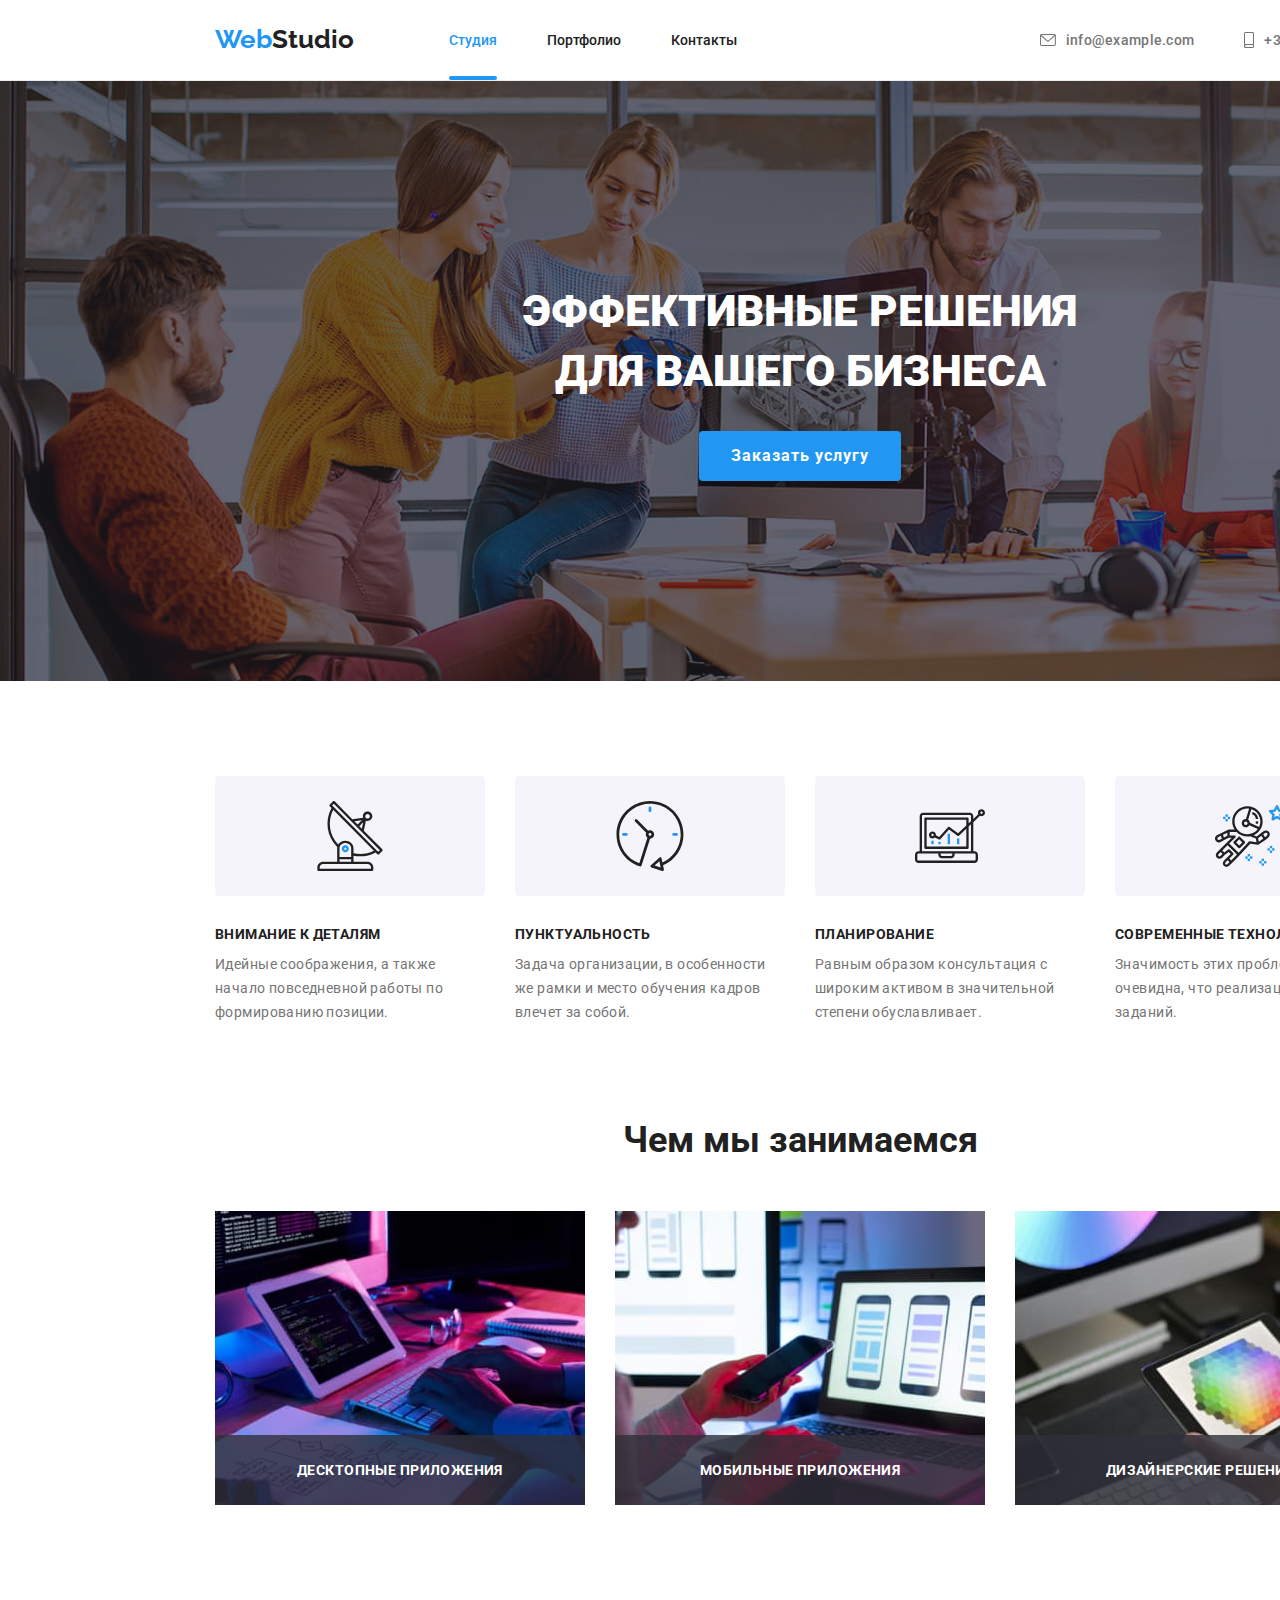
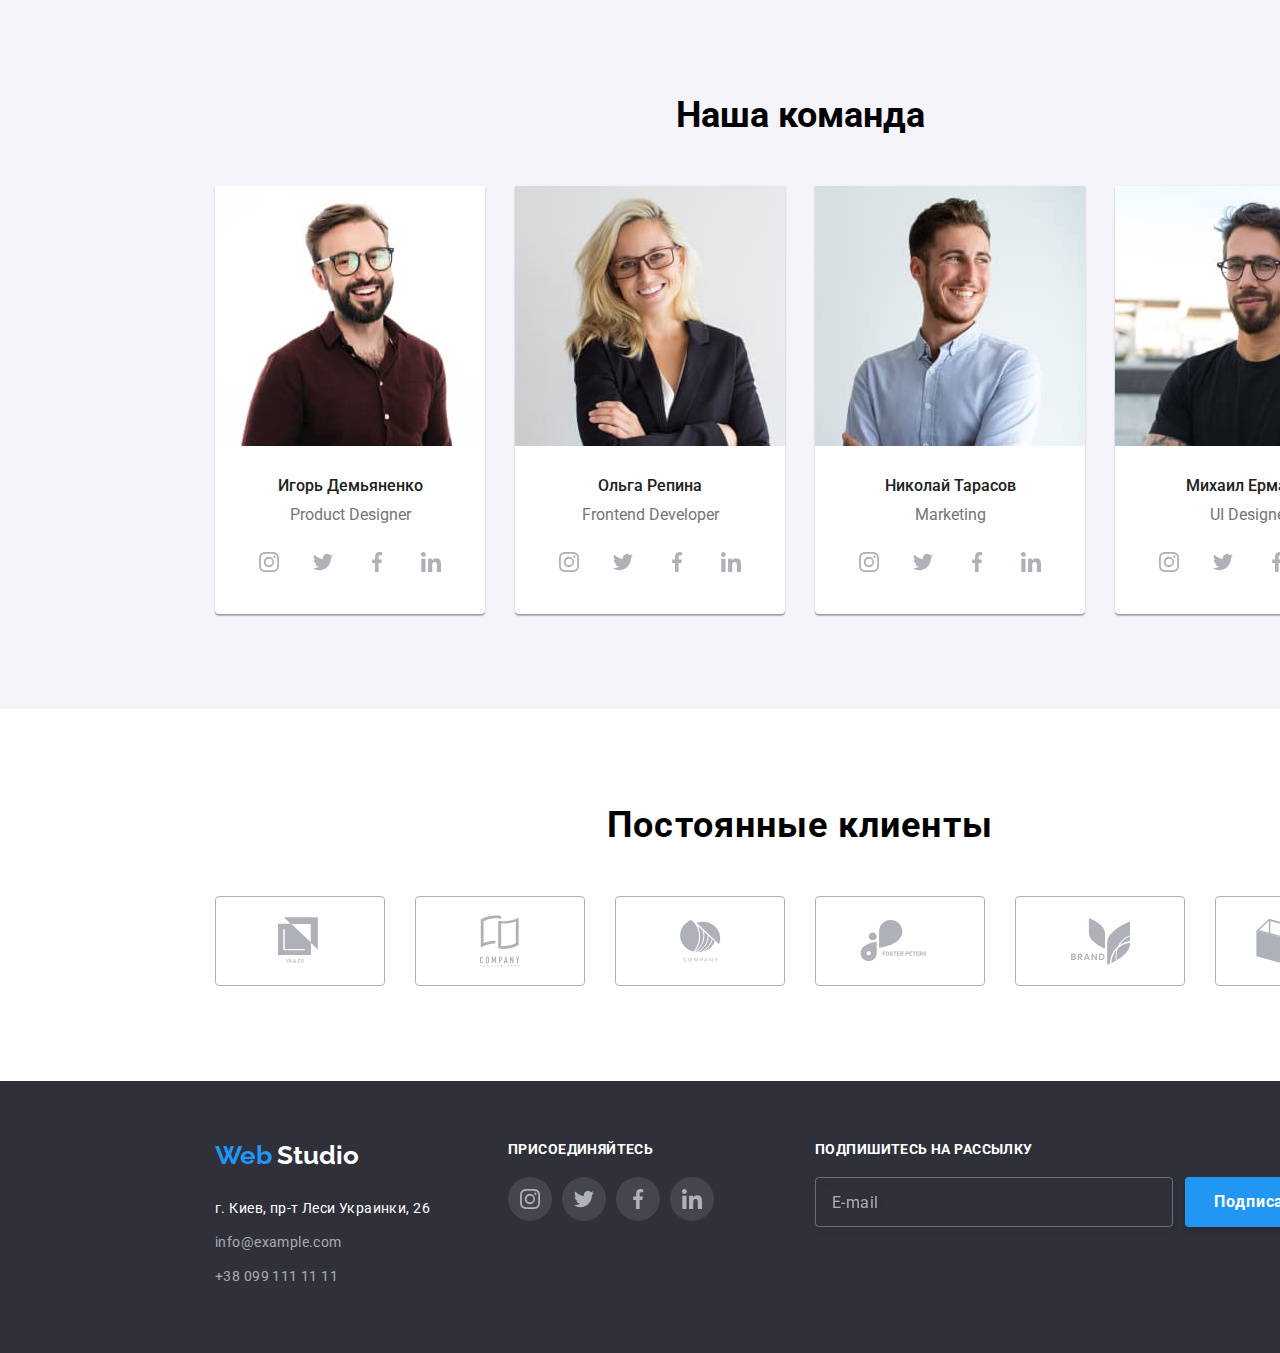
<file: index.html>
<!DOCTYPE html>
<html lang="ru">
	<head>
		<meta charset="UTF-8" />
		<meta name="viewport" content="width=device-width, initial-scale=1.0" />
		<title>Document</title>
		<link
			href="https://fonts.googleapis.com/css2?family=Raleway:wght@400;500;600;700&family=Roboto:wght@500;700;900&display=swap"
			rel="stylesheet"
		/>
		<link rel="stylesheet" href="./css/main.min.css" />
	</head>

	<body>
		<header class="header">
			<div class="container flexbox flexbox__btn-menu">
				<div class="logo">
					<span class="logo__fontweb">Web</span>
					<span class="logo__fontstudio">Studio</span>
				</div>

				<div class="menu-container" data-menu>
					<nav class="navigation">
						<ul class="list menu">
							<li class="menu__item">
								<a href="./index.html" class="menu__link active-link">Студия</a>
							</li>
							<li class="menu__item">
								<a href="./portfolio.html" class="menu__link">Портфолио</a>
							</li>
							<li class="menu__item"><a href="#" class="menu__link">Контакты</a></li>
						</ul>
					</nav>

					<div class="contakts-header">
						<a href="mailto:info@example.com" class="address-link textstyle">
							<svg class="address-link__icon-mail">
								<use href="./images/icon/socweb/symbol-defs-g.svg#envelope"></use>
							</svg>
							info@example.com
						</a>

						<a href="tel:+380991111111" class="phone-link textstyle">
							<svg class="phone-link__icon-phone">
								<use href="./images/icon/socweb/symbol-defs-g.svg#smartphone"></use>
							</svg>
							+38 099 111 11 11
						</a>
					</div>
				</div>
				<button type="button" class="btn-menu__contakts" aria-expanded="false" data-menu-button>
					<svg class="btn-menu__icon" aria-label="Переключатель мобильного меню">
						<use class="icon-menu" href="./images/icon/socweb/symbol-defs-g.svg#icon-menu_24px"></use>
						<use class="icon-cross" href="./images/icon/socweb/symbol-defs-g.svg#vector"></use>
					</svg>
				</button>
			</div>
		</header>
		<main>
			<article class="article">
				<section class="section bissnes fon">
					<div class="container">
						<h2 class="services">
							<p class="services__text">Эффективные решения</p>
							<p class="services__text">для вашего бизнеса</p>
						</h2>
						<div class="flexbox">
							<button class="btn" data-modal-open>Заказать услугу</button>
						</div>
					</div>
				</section>
				<section class="section info">
					<div class="container">
						<ul class="features">
							<li class="features__list">
								<h5 class="features__heading">Внимание к деталям</h5>
								<p class="features__text">
									Идейные соображения, а также начало повседневной работы по формированию позиции.
								</p>
							</li>
							<li class="features__list">
								<h5 class="features__heading">Пунктуальность</h5>
								<p class="features__text">
									Задача организации, в особенности же рамки и место обучения кадров влечет за собой.
								</p>
							</li>
							<li class="features__list">
								<h5 class="features__heading">Планирование</h5>
								<p class="features__text">
									Равным образом консультация с широким активом в значительной степени обуславливает.
								</p>
							</li>
							<li class="features__list">
								<h5 class="features__heading">Современные технологии</h5>
								<p class="features__text">
									Значимость этих проблем настолько очевидна, что реализация плановых заданий.
								</p>
							</li>
						</ul>
						<h2 class="heading">Чем мы занимаемся</h2>
						<div class="flexbox working-block">
							<ul class="img__list">
								<li class="img__item">
									<div class="overlay">
										<h3 class="overlay__text">десктопные приложения</h3>
									</div>
									<img
										srcset="./images/features1.jpg 1x, ./images/features1@2x.jpg 2x"
										src="./images/features1.jpg"
										alt="Альтернативный текст"
									/>
								</li>
								<li class="img__item">
									<div class="overlay">
										<h3 class="overlay__text">мобильные приложения</h3>
									</div>
									<img
										srcset="./images/features2.jpg 1x, ./images/features2@2x.jpg 2x"
										src="./images/features2.jpg"
										alt="Альтернативный текст"
									/>
								</li>
								<li class="img__item">
									<div class="overlay">
										<h3 class="overlay__text">дизайнерские решения</h3>
									</div>
									<img
										srcset="./images/features3.jpg 1x, ./images/features3@2x.jpg 2x"
										src="./images/features3.jpg"
										alt="Альтернативный текст"
									/>
								</li>
							</ul>
						</div>
					</div>
				</section>
				<section class="section comand">
					<div class="container">
						<h2 class="heading-our-team">Наша команда</h2>
						<ul class="team-item">
							<li class="team-item__list">
								<div class="team-block">
									<picture>
										<source srcset="./images/igor450.jpg 1x, ./images/igor450-2x.jpg 2x" media="(max-width: 767px)" />
										<source srcset="./images/igor270.jpg 1x, ./images/igor270@2x.jpg 2x" media="(min-width: 1200px)" />
										<source srcset="./images/igor354.jpg 1x, ./images/igor354@2x.jpg 2x" media="(min-width: 768px)" />

										<img src="./images/igor354.jpg" alt="Игорь Демьяненко" class="team-block__img" />
									</picture>
									<p class="team-block__text">Игорь Демьяненко</p>
									<p class="team-block__text" lang="en">Product Designer</p>
									<div class="social">
										<ul class="social__list">
											<li class="social__item">
												<a href="" class="social__link style--svg">
													<svg class="social__icon">
														<use href="./images/icon/socweb/symbol-defs-g.svg#instagram"></use>
													</svg>
												</a>
											</li>
											<li class="social__item">
												<a href="" class="social__link style--svg">
													<svg class="social__icon">
														<use href="./images/icon/socweb/symbol-defs-g.svg#twitter"></use>
													</svg>
												</a>
											</li>
											<li class="social__item">
												<a href="" class="social__link style--svg">
													<svg class="social__icon">
														<use href="./images/icon/socweb/symbol-defs-g.svg#facebook"></use>
													</svg>
												</a>
											</li>
											<li class="social__item">
												<a href="" class="social__link style--svg">
													<svg class="social__icon">
														<use href="./images/icon/socweb/symbol-defs-g.svg#linkedin"></use>
													</svg>
												</a>
											</li>
										</ul>
									</div>
								</div>
							</li>
							<li class="team-item__list">
								<div class="team-block">
									<picture>
										<source srcset="./images/olga450.jpg 1x, ./images/olga450@2x.jpg 2x" media="(max-width: 767px)" />
										<source srcset="./images/olga270.jpg 1x, ./images/olga270@2x.jpg 2x" media="(min-width: 1200px)" />
										<source srcset="./images/olga354.jpg 1x, ./images/olga354@2x.jpg 2x" media="(min-width: 768px)" />

										<img src="./images/olga354.jpg" alt="Ольга Репина" class="team-block__img" />
									</picture>
									<p class="team-block__text">Ольга Репина</p>
									<p class="team-block__text" lang="en">Frontend Developer</p>
									<div class="social">
										<ul class="social__list">
											<li class="social__item">
												<a href="" class="social__link style--svg">
													<svg class="social__icon">
														<use href="./images/icon/socweb/symbol-defs-g.svg#instagram"></use>
													</svg>
												</a>
											</li>
											<li class="social__item">
												<a href="" class="social__link style--svg">
													<svg class="social__icon">
														<use href="./images/icon/socweb/symbol-defs-g.svg#twitter"></use>
													</svg>
												</a>
											</li>
											<li class="social__item">
												<a href="" class="social__link style--svg">
													<svg class="social__icon">
														<use href="./images/icon/socweb/symbol-defs-g.svg#facebook"></use>
													</svg>
												</a>
											</li>
											<li class="social__item">
												<a href="" class="social__link style--svg">
													<svg class="social__icon">
														<use href="./images/icon/socweb/symbol-defs-g.svg#linkedin"></use>
													</svg>
												</a>
											</li>
										</ul>
									</div>
								</div>
							</li>
							<li class="team-item__list">
								<div class="team-block">
									<picture>
										<source srcset="./images/nik450.jpg 1x, ./images/nik450@2x.jpg 2x" media="(max-width: 767px)" />
										<source srcset="./images/nik270.jpg 1x, ./images/nik270@2x.jpg 2x" media="(min-width: 1200px)" />
										<source srcset="./images/nik354.jpg 1x, ./images/nik354@2x.jpg 2x" media="(min-width: 768px)" />

										<img src="./images/nik354.jpg" alt="Николай Тарасов" class="team-block__img" />
									</picture>
									<p class="team-block__text">Николай Тарасов</p>
									<p class="team-block__text" lang="en">Marketing</p>
									<div class="social">
										<ul class="social__list">
											<li class="social__item">
												<a href="" class="social__link style--svg">
													<svg class="social__icon">
														<use href="./images/icon/socweb/symbol-defs-g.svg#instagram"></use>
													</svg>
												</a>
											</li>
											<li class="social__item">
												<a href="" class="social__link style--svg">
													<svg class="social__icon">
														<use href="./images/icon/socweb/symbol-defs-g.svg#twitter"></use>
													</svg>
												</a>
											</li>
											<li class="social__item">
												<a href="" class="social__link style--svg">
													<svg class="social__icon">
														<use href="./images/icon/socweb/symbol-defs-g.svg#facebook"></use>
													</svg>
												</a>
											</li>
											<li class="social__item">
												<a href="" class="social__link style--svg">
													<svg class="social__icon">
														<use href="./images/icon/socweb/symbol-defs-g.svg#linkedin"></use>
													</svg>
												</a>
											</li>
										</ul>
									</div>
								</div>
							</li>
							<li class="team-item__list">
								<div class="team-block">
									<picture>
										<source srcset="./images/mih450.jpg 1x, ./images/mih450@2x.jpg 2x" media="(max-width: 767px)" />
										<source srcset="./images/mih270.jpg 1x, ./images/mih270@2x.jpg 2x" media="(min-width: 1200px)" />
										<source srcset="./images/mih354.jpg 1x, ./images/mih354@2x.jpg 2x" media="(min-width: 768px)" />

										<img src="./images/mih354.jpg" alt="Михаил Ермаков" class="team-block__img" />
									</picture>
									<p class="team-block__text">Михаил Ермаков</p>
									<p class="team-block__text" lang="en">UI Designer</p>
									<div class="social">
										<ul class="social__list">
											<li class="social__item">
												<a href="" class="social__link style--svg">
													<svg class="social__icon">
														<use href="./images/icon/socweb/symbol-defs-g.svg#instagram"></use>
													</svg>
												</a>
											</li>
											<li class="social__item">
												<a href="" class="social__link style--svg">
													<svg class="social__icon">
														<use href="./images/icon/socweb/symbol-defs-g.svg#twitter"></use>
													</svg>
												</a>
											</li>
											<li class="social__item">
												<a href="" class="social__link style--svg">
													<svg class="social__icon">
														<use href="./images/icon/socweb/symbol-defs-g.svg#facebook"></use>
													</svg>
												</a>
											</li>
											<li class="social__item">
												<a href="" class="social__link style--svg">
													<svg class="social__icon">
														<use href="./images/icon/socweb/symbol-defs-g.svg#linkedin"></use>
													</svg>
												</a>
											</li>
										</ul>
									</div>
								</div>
							</li>
						</ul>
					</div>
				</section>
				<section class="section section--client">
					<div class="container">
						<h2 class="subject">Постоянные клиенты</h2>
						<ul class="client">
							<li class="client__list">
								<a href="" class="client__link">
									<svg class="client__icon">
										<use href="./images/icon/socweb/symbol-defs-g.svg#logo1"></use>
									</svg>
								</a>
							</li>
							<li class="client__list">
								<a href="" class="client__link">
									<svg class="client__icon">
										<use href="./images/icon/socweb/symbol-defs-g.svg#logo2"></use>
									</svg>
								</a>
							</li>
							<li class="client__list">
								<a href="" class="client__link">
									<svg class="client__icon">
										<use href="./images/icon/socweb/symbol-defs-g.svg#logo3"></use>
									</svg>
								</a>
							</li>
							<li class="client__list">
								<a href="" class="client__link">
									<svg class="client__icon">
										<use href="./images/icon/socweb/symbol-defs-g.svg#logo4"></use>
									</svg>
								</a>
							</li>
							<li class="client__list">
								<a href="" class="client__link">
									<svg class="client__icon">
										<use href="./images/icon/socweb/symbol-defs-g.svg#logo5"></use>
									</svg>
								</a>
							</li>
							<li class="client__list">
								<a href="" class="client__link">
									<svg class="client__icon">
										<use href="./images/icon/socweb/symbol-defs-g.svg#logo6"></use>
									</svg>
								</a>
							</li>
						</ul>
					</div>
				</section>
			</article>
		</main>
		<footer class="footer">
			<div class="container footer-container">
				<div class="contakts contakts--style">
					<h2 lang="en" class="logo-contakts">
						<span class="logo-contakts__fontweb">Web</span>
						<span class="logo-contakts__fontstudio">Studio</span>
					</h2>
					<div class="address">
						<address class="address__text">г. Киев, пр-т Леси Украинки, 26</address>
						<p class="address__p">
							<a class="address__link" href="mailto:info@example.com">info@example.com</a>
						</p>
						<p class="address__p">
							<a class="address__link" href="tel:+380991111111">+38 099 111 11 11</a>
						</p>
					</div>
				</div>
				<div class="contakts contakts--socials">
					<div>
						<h3 class="subject-socials">Присоединяйтесь</h3>
						<ul class="social-join__list">
							<li class="social-join__item">
								<a href="" class="social__link style--svg">
									<svg class="social__icon">
										<use href="./images/icon/socweb/symbol-defs-g.svg#instagram"></use>
									</svg>
								</a>
							</li>
							<li class="social-join__item">
								<a href="" class="social__link style--svg">
									<svg class="social__icon">
										<use href="./images/icon/socweb/symbol-defs-g.svg#twitter"></use>
									</svg>
								</a>
							</li>
							<li class="social-join__item">
								<a href="" class="social__link style--svg">
									<svg class="social__icon">
										<use href="./images/icon/socweb/symbol-defs-g.svg#facebook"></use>
									</svg>
								</a>
							</li>
							<li class="social-join__item">
								<a href="" class="social__link style--svg">
									<svg class="social__icon">
										<use href="./images/icon/socweb/symbol-defs-g.svg#linkedin"></use>
									</svg>
								</a>
							</li>
						</ul>
					</div>
				</div>
				<div class="contakts">
					<div class="block-form">
						<h2 class="block-form__heading">Подпишитесь на рассылку</h2>
						<div class="form-send">
							<form class="form-send__mail" action="" method="POST">
								<input class="form-send__email" type="email" name="mail" placeholder="E-mail" />
							</form>
							<div class="form-send__btn">
								<button class="btn-send">
									Подписаться
									<svg class="btn-send__icon">
										<use href="./images/icon/socweb/symbol-defs-g.svg#icon-send"></use>
									</svg>
								</button>
							</div>
						</div>
					</div>
				</div>
			</div>
		</footer>
		<div class="backdrop is-hidden" data-modal>
			<div class="modal">
				<button class="but-modal-closed" data-modal-close>
					<svg class="icon-closed-modal">
						<use href="./images/icon/socweb/symbol-defs-g.svg#vector"></use>
					</svg>
				</button>
				<div class="modal-block">
					<h2>Оставьте свои данные, мы вам перезвоним</h2>
					<div class="form-block">
						<form class="forms">
							<div class="form-items">
								<div class="form-items-list">
									<label for="name">Имя</label>
									<div class="block-form-icon">
										<input type="text" name="name" id="name" required class="form-input" />
										<svg class="icon-forms1">
											<use href="./images/icon/socweb/symbol-defs-g.svg#vector-people"></use>
										</svg>
									</div>
								</div>
								<div class="form-items-list">
									<label for="telephone">Телефон</label>
									<div class="block-form-icon">
										<input type="tel" name="tel" id="telephone" required class="form-input" />
										<svg class="icon-forms2">
											<use href="./images/icon/socweb/symbol-defs-g.svg#vector-phone"></use>
										</svg>
									</div>
								</div>
								<div class="form-items-list">
									<label for="mail">Почта</label>
									<div class="block-form-icon">
										<input type="email" name="mail" id="mail" required class="form-input" />
										<svg class="icon-forms3">
											<use href="./images/icon/socweb/symbol-defs-g.svg#vector-mail"></use>
										</svg>
									</div>
								</div>
								<div class="form-items-list">
									<label for="comments">Комментарий</label>
									<textarea name="comments" id="comments" placeholder="Введите текст"></textarea>
								</div>
							</div>
							<div class="checkbox">
								<label for="flag">
									<input type="checkbox" name="acept" id="flag" />
									<span class="check-icon"></span>
									Соглашаюсь с рассылкой и принимаю
									<a href="">Условия договора</a>
								</label>
							</div>

							<div class="block-form-send">
								<button class="modal-form-send" type="submit">Отправить</button>
							</div>
						</form>
					</div>
				</div>
			</div>
		</div>
		<script src="./js/modal.js"></script>
		<script src="./js/menu.js"></script>
	</body>
</html>
</file>
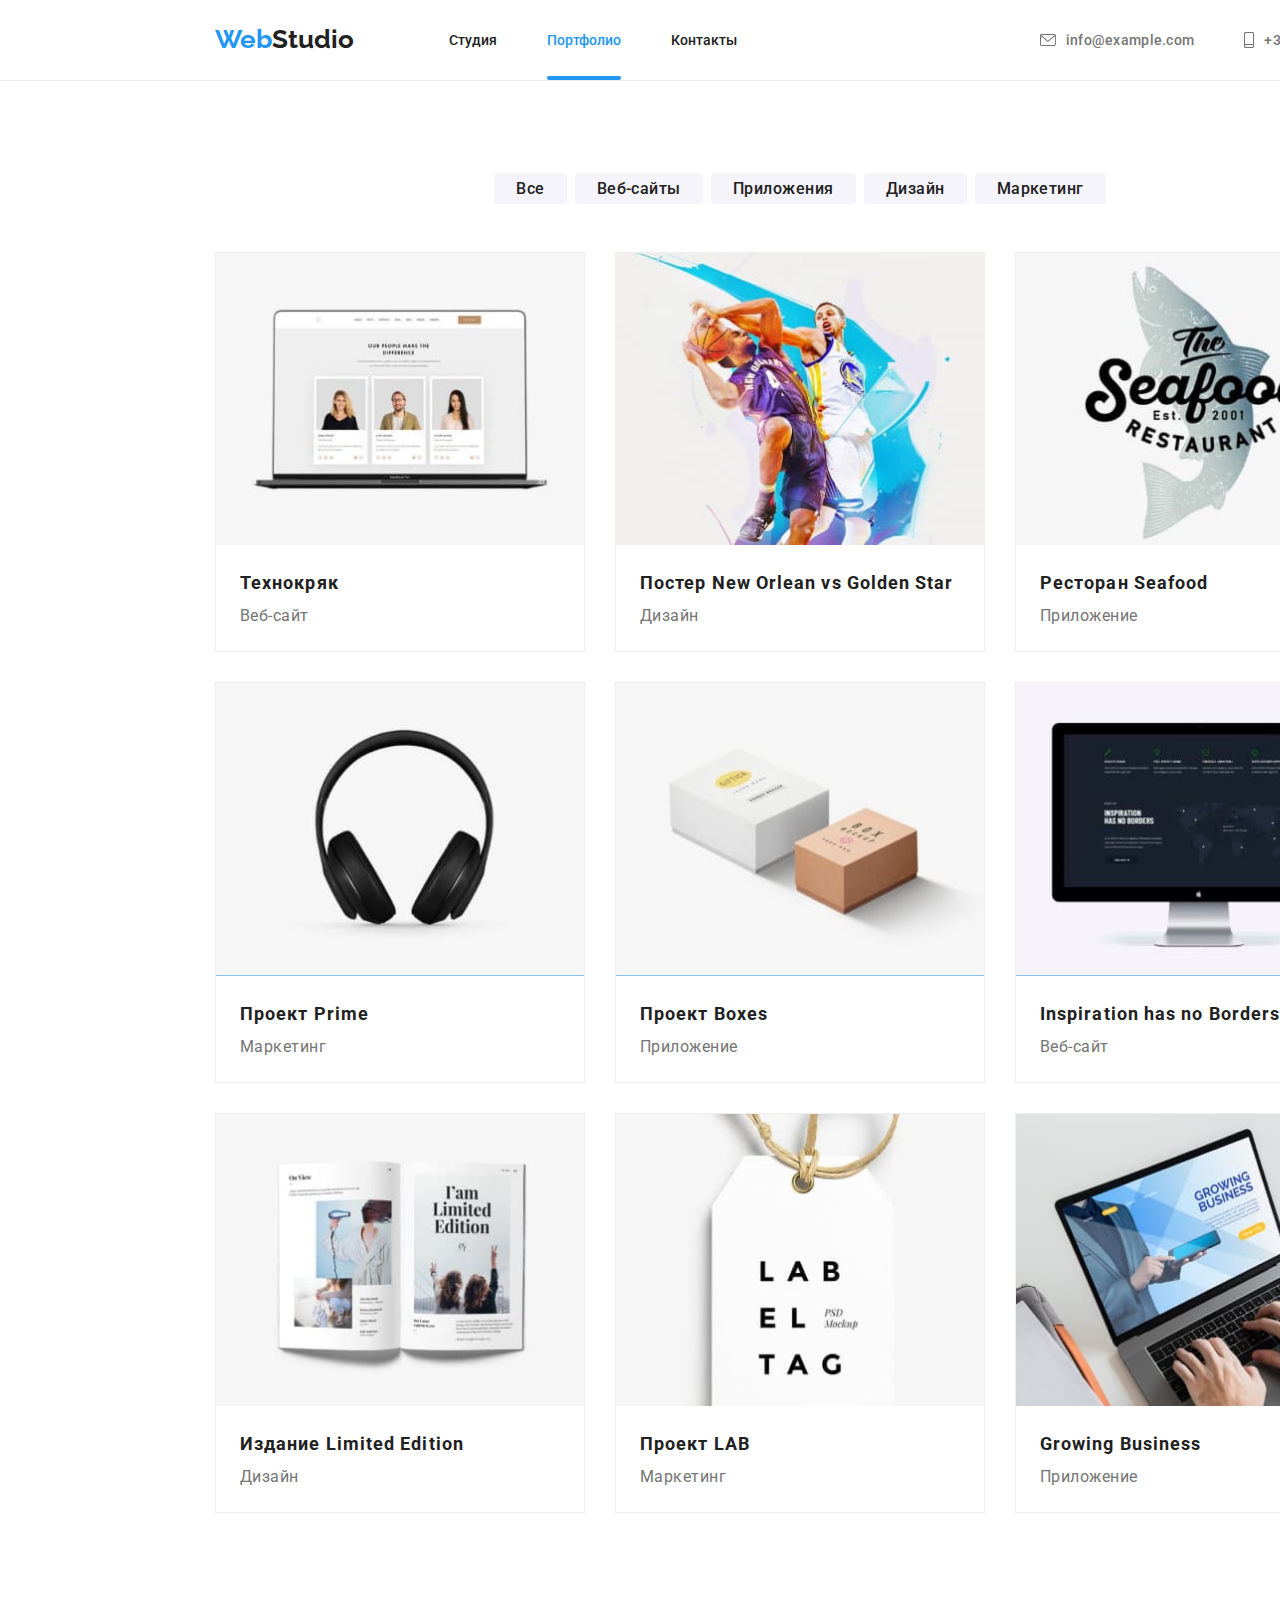
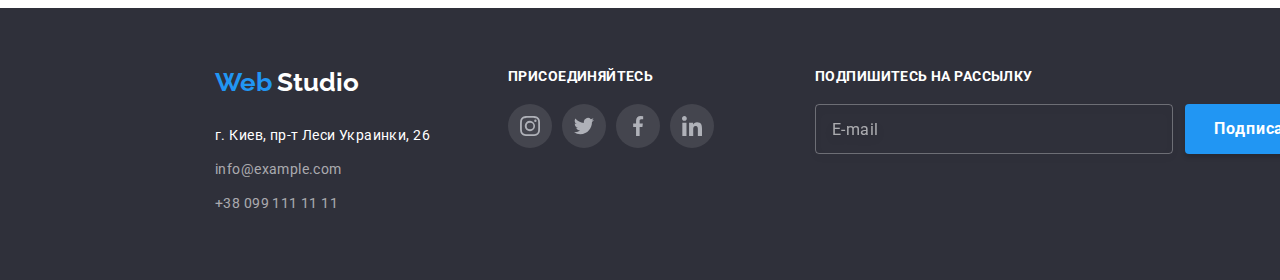
<file: portfolio.html>
<!DOCTYPE html>
<html lang="ru">
	<head>
		<meta charset="UTF-8" />
		<meta name="viewport" content="width=device-width, initial-scale=1.0" />
		<title>Document</title>
		<link
			href="https://fonts.googleapis.com/css2?family=Raleway:wght@400;500;600;700&family=Roboto:wght@500;700;900&display=swap"
			rel="stylesheet"
		/>
		<link rel="stylesheet" href="./css/portfolio.min.css" />
		<link rel="stylesheet" href="./css/main.min.css" />
	</head>

	<body>
		<header class="header">
			<div class="container flexbox flexbox__btn-menu">
				<div class="logo">
					<span class="logo__fontweb">Web</span>
					<span class="logo__fontstudio">Studio</span>
				</div>

				<div class="menu-container" data-menu>
					<nav class="navigation">
						<ul class="list menu">
							<li class="menu__item">
								<a href="./index.html" class="menu__link">Студия</a>
							</li>
							<li class="menu__item">
								<a href="./portfolio.html" class="menu__link active-link">Портфолио</a>
							</li>
							<li class="menu__item"><a href="#" class="menu__link">Контакты</a></li>
						</ul>
					</nav>

					<div class="contakts-header">
						<a href="mailto:info@example.com" class="address-link textstyle">
							<svg class="address-link__icon-mail">
								<use href="./images/icon/socweb/symbol-defs-g.svg#envelope"></use>
							</svg>
							info@example.com
						</a>

						<a href="tel:+380991111111" class="phone-link textstyle">
							<svg class="phone-link__icon-phone">
								<use href="./images/icon/socweb/symbol-defs-g.svg#smartphone"></use>
							</svg>
							+38 099 111 11 11
						</a>
					</div>
				</div>
				<button type="button" class="btn-menu__contakts" aria-expanded="false" data-menu-button>
					<svg class="btn-menu__icon" aria-label="Переключатель мобильного меню">
						<use class="icon-menu" href="./images/icon/socweb/symbol-defs-g.svg#icon-menu_24px"></use>
						<use class="icon-cross" href="./images/icon/socweb/symbol-defs-g.svg#vector"></use>
					</svg>
				</button>
			</div>
		</header>
		<main>
			<article>
				<section class="section portfolio-items">
					<div class="container block-nav-portfolio">
						<ul class="nav-portfolio flexbox">
							<li class="portfolio-link"><a href="" class="botton">Все</a></li>
							<li class="portfolio-link"><a href="" class="botton">Веб-сайты</a></li>
							<li class="portfolio-link"><a href="" class="botton">Приложения</a></li>
							<li class="portfolio-link"><a href="" class="botton">Дизайн</a></li>
							<li class="portfolio-link"><a href="" class="botton">Маркетинг</a></li>
						</ul>
					</div>
					<div class="container">
						<ul class="flexbox-port">
							<li class="list-port">
								<a href="">
									<div class="container-box">
										<div class="overlay-box">
											<picture>
												<source
													srcset="./images/portfolio/img450-1.jpg 1x, images/portfolio/img450-1@2x.jpg 2x"
													media="(max-width: 767px)"
												/>
												<source
													srcset="./images/portfolio/img370-1.jpg 1x, images/portfolio/img370-1@2x.jpg 2x"
													media="(min-width: 1200px)"
												/>
												<source
													srcset="./images/portfolio/img01.jpg 1x, images/portfolio/img01@2x.jpg 2x"
													media="(min-width: 768px)"
												/>

												<img
													src="./images/portfolio/img370-1.jpg"
													alt="Альтернативный текст"
													class="img-size-portfolio"
												/>
											</picture>
										</div>
										<div>
											<p>Технокряк</p>
											<p>Веб-сайт</p>
										</div>
									</div>
								</a>
							</li>
							<li class="list-port">
								<a href="">
									<div class="container-box">
										<div class="overlay-box">
											<picture>
												<source
													srcset="./images/portfolio/img450-2.jpg 1x, images/portfolio/img450-2@2x.jpg 2x"
													media="(max-width: 767px)"
												/>
												<source
													srcset="./images/portfolio/img370-2.jpg 1x, images/portfolio/img370-2@2x.jpg 2x"
													media="(min-width: 1200px)"
												/>
												<source
													srcset="./images/portfolio/img02.jpg 1x, images/portfolio/img02@2x.jpg 2x"
													media="(min-width: 768px)"
												/>

												<img
													src="./images/portfolio/img370-2.jpg"
													alt="Альтернативный текст"
													class="img-size-portfolio"
												/>
											</picture>
										</div>
										<div>
											<p>Постер New Orlean vs Golden Star</p>
											<p>Дизайн</p>
										</div>
									</div>
								</a>
							</li>
							<li class="list-port">
								<a href="">
									<div class="container-box">
										<div class="overlay-box">
											<picture>
												<source
													srcset="./images/portfolio/img450-3.jpg 1x, images/portfolio/img450-3@2x.jpg 2x"
													media="(max-width: 767px)"
												/>
												<source
													srcset="./images/portfolio/img370-3.jpg 1x, images/portfolio/img370-3@2x.jpg 2x"
													media="(min-width: 1200px)"
												/>
												<source
													srcset="./images/portfolio/img03.jpg 1x, images/portfolio/img03@2x.jpg 2x"
													media="(min-width: 768px)"
												/>

												<img
													src="./images/portfolio/img370-3.jpg"
													alt="Альтернативный текст"
													class="img-size-portfolio"
												/>
											</picture>
										</div>
										<div>
											<p>Ресторан Seafood</p>
											<p>Приложение</p>
										</div>
									</div>
								</a>
							</li>
							<li class="list-port">
								<a href="">
									<div class="container-box">
										<div class="overlay-box">
											<picture>
												<source
													srcset="./images/portfolio/img450-4.jpg 1x, images/portfolio/img450-4@2x.jpg 2x"
													media="(max-width: 767px)"
												/>
												<source
													srcset="./images/portfolio/img370-4.jpg 1x, images/portfolio/img370-4@2x.jpg 2x"
													media="(min-width: 1200px)"
												/>
												<source
													srcset="./images/portfolio/img04.jpg 1x, images/portfolio/img04@2x.jpg 2x"
													media="(min-width: 768px)"
												/>

												<img
													src="./images/portfolio/img370-4.jpg"
													alt="Альтернативный текст"
													class="img-size-portfolio"
												/>
											</picture>
										</div>
										<div>
											<p>Проект Prime</p>
											<p>Маркетинг</p>
										</div>
									</div>
								</a>
							</li>
							<li class="list-port">
								<a href="">
									<div class="container-box">
										<div class="overlay-box">
											<picture>
												<source
													srcset="./images/portfolio/img450-5.jpg 1x, images/portfolio/img450-5@2x.jpg 2x"
													media="(max-width: 767px)"
												/>
												<source
													srcset="./images/portfolio/img370-5.jpg 1x, images/portfolio/img370-5@2x.jpg 2x"
													media="(min-width: 1200px)"
												/>
												<source
													srcset="./images/portfolio/img05.jpg 1x, images/portfolio/img05@2x.jpg 2x"
													media="(min-width: 768px)"
												/>

												<img
													src="./images/portfolio/img370-5.jpg"
													alt="Альтернативный текст"
													class="img-size-portfolio"
												/>
											</picture>
										</div>
										<div>
											<p>Проект Boxes</p>
											<p>Приложение</p>
										</div>
									</div>
								</a>
							</li>
							<li class="list-port">
								<a href="">
									<div class="container-box">
										<div class="overlay-box">
											<picture>
												<source
													srcset="./images/portfolio/img450-6.jpg 1x, images/portfolio/img450-6@2x.jpg 2x"
													media="(max-width: 767px)"
												/>
												<source
													srcset="./images/portfolio/img370-6.jpg 1x, images/portfolio/img370-6@2x.jpg 2x"
													media="(min-width: 1200px)"
												/>
												<source
													srcset="./images/portfolio/img06.jpg 1x, images/portfolio/img06@2x.jpg 2x"
													media="(min-width: 768px)"
												/>

												<img
													src="./images/portfolio/img370-6.jpg"
													alt="Альтернативный текст"
													class="img-size-portfolio"
												/>
											</picture>
										</div>
										<div>
											<p>Inspiration has no Borders</p>
											<p>Веб-сайт</p>
										</div>
									</div>
								</a>
							</li>
							<li class="list-port">
								<a href="">
									<div class="container-box">
										<div class="overlay-box">
											<picture>
												<source
													srcset="./images/portfolio/img450-7.jpg 1x, images/portfolio/img450-7@2x.jpg 2x"
													media="(max-width: 767px)"
												/>
												<source
													srcset="./images/portfolio/img370-7.jpg 1x, images/portfolio/img370-7@2x.jpg 2x"
													media="(min-width: 1200px)"
												/>
												<source
													srcset="./images/portfolio/img07.jpg 1x, images/portfolio/img07@2x.jpg 2x"
													media="(min-width: 768px)"
												/>

												<img
													src="./images/portfolio/img370-7.jpg"
													alt="Альтернативный текст"
													class="img-size-portfolio"
												/>
											</picture>
										</div>
										<div>
											<p>Издание Limited Edition</p>
											<p>Дизайн</p>
										</div>
									</div>
								</a>
							</li>
							<li class="list-port">
								<a href="">
									<div class="container-box">
										<div class="overlay-box">
											<picture>
												<source
													srcset="./images/portfolio/img450-8.jpg 1x, images/portfolio/img450-8@2x.jpg 2x"
													media="(max-width: 767px)"
												/>
												<source
													srcset="./images/portfolio/img370-8.jpg 1x, images/portfolio/img370-8@2x.jpg 2x"
													media="(min-width: 1200px)"
												/>
												<source
													srcset="./images/portfolio/img08.jpg 1x, images/portfolio/img08@2x.jpg 2x"
													media="(min-width: 768px)"
												/>

												<img
													src="./images/portfolio/img370-8.jpg"
													alt="Альтернативный текст"
													class="img-size-portfolio"
												/>
											</picture>
										</div>
										<div>
											<p>Проект LAB</p>
											<p>Маркетинг</p>
										</div>
									</div>
								</a>
							</li>
							<li class="list-port">
								<a href="">
									<div class="container-box">
										<div class="overlay-box">
											<picture>
												<source
													srcset="./images/portfolio/img450-9.jpg 1x, images/portfolio/img450-9@2x.jpg 2x"
													media="(max-width: 767px)"
												/>
												<source
													srcset="./images/portfolio/img370-9.jpg 1x, images/portfolio/img370-9@2x.jpg 2x"
													media="(min-width: 1200px)"
												/>
												<source
													srcset="./images/portfolio/img09.jpg 1x, images/portfolio/img09@2x.jpg 2x"
													media="(min-width: 768px)"
												/>

												<img
													src="./images/portfolio/img370-9.jpg"
													alt="Альтернативный текст"
													class="img-size-portfolio"
												/>
											</picture>
										</div>
										<div>
											<p>Growing Business</p>
											<p>Приложение</p>
										</div>
									</div>
								</a>
							</li>
						</ul>
					</div>
				</section>
			</article>
		</main>
		<footer class="footer">
			<div class="container footer-container">
				<div class="contakts contakts--style">
					<h2 lang="en" class="logo-contakts">
						<span class="logo-contakts__fontweb">Web</span>
						<span class="logo-contakts__fontstudio">Studio</span>
					</h2>
					<div class="address">
						<address class="address__text">г. Киев, пр-т Леси Украинки, 26</address>
						<p class="address__p">
							<a class="address__link" href="mailto:info@example.com">info@example.com</a>
						</p>
						<p class="address__p">
							<a class="address__link" href="tel:+380991111111">+38 099 111 11 11</a>
						</p>
					</div>
				</div>
				<div class="contakts contakts--socials">
					<div>
						<h3 class="subject-socials">Присоединяйтесь</h3>
						<ul class="social-join__list">
							<li class="social-join__item">
								<a href="" class="social__link style--svg">
									<svg class="social__icon">
										<use href="./images/icon/socweb/symbol-defs-g.svg#instagram"></use>
									</svg>
								</a>
							</li>
							<li class="social-join__item">
								<a href="" class="social__link style--svg">
									<svg class="social__icon">
										<use href="./images/icon/socweb/symbol-defs-g.svg#twitter"></use>
									</svg>
								</a>
							</li>
							<li class="social-join__item">
								<a href="" class="social__link style--svg">
									<svg class="social__icon">
										<use href="./images/icon/socweb/symbol-defs-g.svg#facebook"></use>
									</svg>
								</a>
							</li>
							<li class="social-join__item">
								<a href="" class="social__link style--svg">
									<svg class="social__icon">
										<use href="./images/icon/socweb/symbol-defs-g.svg#linkedin"></use>
									</svg>
								</a>
							</li>
						</ul>
					</div>
				</div>
				<div class="contakts">
					<div class="block-form">
						<h2 class="block-form__heading">Подпишитесь на рассылку</h2>
						<div class="form-send">
							<form class="form-send__mail" action="" method="POST">
								<input class="form-send__email" type="email" name="mail" placeholder="E-mail" />
							</form>
							<div class="form-send__btn">
								<button class="btn-send">
									Подписаться
									<svg class="btn-send__icon">
										<use href="./images/icon/socweb/symbol-defs-g.svg#icon-send"></use>
									</svg>
								</button>
							</div>
						</div>
					</div>
				</div>
			</div>
		</footer>
		<script src="./js/menu.js"></script>
	</body>
</html>
</file>
<file: css/main.min.css>
/*! normalize.css v8.0.1 | MIT License | github.com/necolas/normalize.css */html{line-height:1.15;-webkit-text-size-adjust:100%}body{margin:0}main{display:block}h1{font-size:2em;margin:0.67em 0}hr{-webkit-box-sizing:content-box;box-sizing:content-box;height:0;overflow:visible}pre{font-family:monospace, monospace;font-size:1em}a{background-color:transparent}abbr[title]{border-bottom:none;text-decoration:underline;-webkit-text-decoration:underline dotted;text-decoration:underline dotted}b,strong{font-weight:bolder}code,kbd,samp{font-family:monospace, monospace;font-size:1em}small{font-size:80%}sub,sup{font-size:75%;line-height:0;position:relative;vertical-align:baseline}sub{bottom:-0.25em}sup{top:-0.5em}img{border-style:none}button,input,optgroup,select,textarea{font-family:inherit;font-size:100%;line-height:1.15;margin:0}button,input{overflow:visible}button,select{text-transform:none}button,[type="button"],[type="reset"],[type="submit"]{-webkit-appearance:button}button::-moz-focus-inner,[type="button"]::-moz-focus-inner,[type="reset"]::-moz-focus-inner,[type="submit"]::-moz-focus-inner{border-style:none;padding:0}button:-moz-focusring,[type="button"]:-moz-focusring,[type="reset"]:-moz-focusring,[type="submit"]:-moz-focusring{outline:1px dotted ButtonText}fieldset{padding:0.35em 0.75em 0.625em}legend{-webkit-box-sizing:border-box;box-sizing:border-box;color:inherit;display:table;max-width:100%;padding:0;white-space:normal}progress{vertical-align:baseline}textarea{overflow:auto}[type="checkbox"],[type="radio"]{-webkit-box-sizing:border-box;box-sizing:border-box;padding:0}[type="number"]::-webkit-inner-spin-button,[type="number"]::-webkit-outer-spin-button{height:auto}[type="search"]{-webkit-appearance:textfield;outline-offset:-2px}[type="search"]::-webkit-search-decoration{-webkit-appearance:none}::-webkit-file-upload-button{-webkit-appearance:button;font:inherit}details{display:block}summary{display:list-item}template{display:none}[hidden]{display:none}html{-webkit-box-sizing:border-box;box-sizing:border-box}*,*::after,*::before{-webkit-box-sizing:inherit;box-sizing:inherit}body{font-family:"Roboto";font-size:14px;color:var(--main-color)}.container{max-width:1200px;padding-left:15px;padding-right:15px;margin-left:auto;margin-right:auto}@media screen and (min-width: 480px){.container{width:480px}}@media screen and (min-width: 768px){.container{width:768px}}@media (min-width: 1200px){.container{width:1200px}}.flexbox{display:-webkit-box;display:-ms-flexbox;display:flex}.header{background:#fff;width:1600px;padding-top:25px;padding-bottom:25px;border-bottom:1px solid #ececec;margin-left:auto;margin-right:auto}@media screen and (max-width: 767px){.header{max-width:100%}}@media screen and (min-width: 768px) and (max-width: 1199px){.header{max-width:100%}}@media screen and (max-width: 1199px){.header{padding-top:21px;padding-bottom:21px}}.logo{display:-webkit-inline-box;display:-ms-inline-flexbox;display:inline-flex;-webkit-box-align:center;-ms-flex-align:center;align-items:center;margin:0px;margin-right:95px;text-decoration:none}@media screen and (max-width: 767px){.logo{-webkit-box-align:center;-ms-flex-align:center;align-items:center;margin-right:0px}}@media screen and (min-width: 768px) and (max-width: 1199px){.logo{margin-right:88px}}.logo__fontweb{font-family:"Raleway";font-style:normal;font-weight:bold;font-size:26px;color:#2196f3;margin:0px}@media screen and (max-width: 1199px){.logo__fontweb{font-size:24px;line-height:28px}}.logo__fontstudio{font-family:"Raleway";font-style:normal;font-weight:bold;font-size:26px;margin:0px;color:#212121}@media screen and (max-width: 768px){.logo__fontstudio{font-size:24px;line-height:28px}}.list{list-style:none;margin:0;padding:0px}.menu{display:-webkit-box;display:-ms-flexbox;display:flex;-webkit-box-align:center;-ms-flex-align:center;align-items:center}@media screen and (max-width: 767px){.menu{display:-webkit-box;display:-ms-flexbox;display:flex;-webkit-box-orient:vertical;-webkit-box-direction:normal;-ms-flex-direction:column;flex-direction:column}}.menu__item{position:relative}@media screen and (min-width: 768px){.menu__item:not(:last-child){margin-right:50px}}@media screen and (max-width: 767px){.menu__item:not(:last-child){margin-bottom:52px}}.menu__link{color:#212121;font-family:"Roboto";font-weight:500;font-size:14px;text-decoration:none;-webkit-transition-property:color;transition-property:color;-webkit-transition-duration:250ms;transition-duration:250ms;-webkit-transition-timing-function:cubic-bezier(0.4, 0, 0.2, 1);transition-timing-function:cubic-bezier(0.4, 0, 0.2, 1)}@media screen and (max-width: 767px){.menu__link{font-family:"Roboto";font-style:normal;font-weight:500;font-size:18px;line-height:21px;letter-spacing:0.02em}}.menu__link:hover,.menu__link:focus{color:#2196f3}.menu__link::after{content:"";position:absolute;top:44px;display:block;width:100%;height:4px;background-color:#2196f3;border-radius:2px;opacity:0;-webkit-transition-property:opacity;transition-property:opacity;-webkit-transition-duration:250ms;transition-duration:250ms;-webkit-transition-timing-function:cubic-bezier(0.4, 0, 0.2, 1);transition-timing-function:cubic-bezier(0.4, 0, 0.2, 1)}@media screen and (max-width: 767px){.menu__link::after{top:29px}}.menu__link:hover::after,.menu__link:focus::after{opacity:1}.active-link{position:relative;text-decoration:none;color:#2196f3}.active-link::after{content:"";position:absolute;top:44px;display:block;width:100%;height:4px;background-color:#2196f3;border-radius:2px;opacity:1}@media screen and (max-width: 767px){.active-link::after{top:28px}}@media screen and (min-width: 768px){.contakts-header{display:block}}@media screen and (min-width: 1200px){.contakts-header{display:-webkit-inline-box;display:-ms-inline-flexbox;display:inline-flex;-webkit-box-pack:center;-ms-flex-pack:center;justify-content:center;-webkit-box-align:center;-ms-flex-align:center;align-items:center}}.textstyle{display:-webkit-box;display:-ms-flexbox;display:flex;-webkit-box-align:center;-ms-flex-align:center;align-items:center;font-family:"Roboto";font-style:normal;font-weight:500;font-size:14px;letter-spacing:0.02em;color:#757575;text-decoration:none;-webkit-transition-duration:250ms;transition-duration:250ms}@media screen and (max-width: 767px){.textstyle{-webkit-box-pack:center;-ms-flex-pack:center;justify-content:center}}.textstyle:not(:last-child){margin-right:50px}@media screen and (max-width: 767px){.textstyle:not(:last-child){margin-right:0px}}@media screen and (min-width: 768px) and (max-width: 1199px){.textstyle:not(:last-child){margin-right:0px}}@media screen and (min-width: 768px) and (max-width: 1199px){.textstyle{display:-webkit-box;display:-ms-flexbox;display:flex;-webkit-box-align:center;-ms-flex-align:center;align-items:center;font-size:12px;line-height:14px}}@media screen and (max-width: 767px){.textstyle{font-family:"Roboto";font-style:normal;font-weight:500;font-size:18px;line-height:21px;letter-spacing:0.02em}}@media screen and (max-width: 767px){.address-link{margin-bottom:16px}}@media screen and (min-width: 768px) and (max-width: 1199px){.address-link{margin-bottom:10px}}.address-link__icon-mail{width:16px;height:12px;margin-right:10px;fill:currentColor}@media screen and (max-width: 767px){.address-link__icon-mail{width:16px;height:12px}}@media screen and (min-width: 768px) and (max-width: 1199px){.address-link__icon-mail{width:14px;height:10px}}.address-link:hover{fill:#2196f3;color:#2196f3}.phone-link__icon-phone{width:10px;height:16px;margin-right:10px;fill:currentColor}@media screen and (min-width: 768px) and (max-width: 1199px){.phone-link__icon-phone{width:10px;height:14px}}.phone-link:hover{fill:#2196f3;color:#2196f3}.article{display:block;margin:0px}@media screen and (max-width: 767px){.navigation:nth-child(1){margin-bottom:60px}}@media screen and (min-width: 768px){.navigation{display:-webkit-box;display:-ms-flexbox;display:flex;margin-right:auto}}@media screen and (max-width: 767px){.header{position:relative}.flexbox__btn-menu{-webkit-box-pack:justify;-ms-flex-pack:justify;justify-content:space-between;-webkit-box-align:center;-ms-flex-align:center;align-items:center}.btn-menu__contakts{display:-webkit-inline-box;display:-ms-inline-flexbox;display:inline-flex;-webkit-box-pack:center;-ms-flex-pack:center;justify-content:center;-webkit-box-align:center;-ms-flex-align:center;align-items:center;padding:0;margin:0;width:40px;height:40px;background-color:transparent;border:none}.btn-menu__contakts.is-open .icon-cross{display:block}.btn-menu__contakts.is-open .icon-menu{display:none}.btn-menu__icon{width:24px;height:19px}.btn-menu__contakts .icon-cross{display:none}.btn-menu__contakts:hover .btn-menu__icon,.btn-menu__contakts:focus .btn-menu__icon{fill:#2196f3;cursor:pointer}.menu-container{display:none;position:absolute;top:100%;left:0;width:100%;height:400px;padding:60px 0px 60px 0px;background:#ffffff;-webkit-box-shadow:0px 4px 8px rgba(0,0,0,0.04),0px 2px 4px rgba(0,0,0,0.08),0px 1px 3px rgba(0,0,0,0.16);box-shadow:0px 4px 8px rgba(0,0,0,0.04),0px 2px 4px rgba(0,0,0,0.08),0px 1px 3px rgba(0,0,0,0.16)}.menu-container.is-open{display:-webkit-box;display:-ms-flexbox;display:flex;-webkit-box-orient:vertical;-webkit-box-direction:normal;-ms-flex-direction:column;flex-direction:column;z-index:3}}@media screen and (min-width: 768px){.btn-menu__contakts{display:none}.menu-container{display:-webkit-inline-box;display:-ms-inline-flexbox;display:inline-flex;-webkit-box-pack:justify;-ms-flex-pack:justify;justify-content:space-between;-webkit-box-flex:1;-ms-flex-positive:1;flex-grow:1}}.section{width:1600px;padding-top:95px;padding-bottom:95px;margin-left:auto;margin-right:auto}@media screen and (max-width: 767px){.section{max-width:100%}}@media screen and (min-width: 768px) and (max-width: 1199px){.section{max-width:100%}}@media screen and (max-width: 1199px){.section{padding-top:60px;padding-bottom:60px}}.bissnes{padding-top:200px;padding-bottom:200px}@media screen and (max-width: 1199px){.bissnes{padding-top:118px;padding-bottom:118px}}@media screen and (max-width: 767px){.fon{background-image:-webkit-gradient(linear, left top, left bottom, from(rgba(47,48,58,0.4)), to(rgba(47,48,58,0.4))),url("../images/header480.jpg");background-image:linear-gradient(rgba(47,48,58,0.4), rgba(47,48,58,0.4)),url("../images/header480.jpg");background-size:cover}}@media screen and (min-width: 768px) and (max-width: 1199px){.fon{background:-webkit-gradient(linear, left top, left bottom, from(rgba(47,48,58,0.4)), to(rgba(47,48,58,0.4))),url("../images/header768.jpg");background:linear-gradient(rgba(47,48,58,0.4), rgba(47,48,58,0.4)),url("../images/header768.jpg");background-size:cover}}@media screen and (min-width: 1200px){.fon{background-image:-webkit-gradient(linear, left top, left bottom, from(rgba(47,48,58,0.4)), to(rgba(47,48,58,0.4))),url("../images/Img.png");background-image:linear-gradient(rgba(47,48,58,0.4), rgba(47,48,58,0.4)),url("../images/Img.png");background-size:cover}}.services{margin-top:0px;margin-bottom:30px}.services__text{font-family:"Roboto";font-size:44px;font-weight:900;text-transform:uppercase;text-align:center;margin:0px;line-height:60px;color:#ffffff}@media screen and (max-width: 1199px){.services__text{font-size:26px;line-height:42px}}.btn{background:#2196f3;-webkit-box-shadow:0px 4px 4px rgba(0,0,0,0.15);box-shadow:0px 4px 4px rgba(0,0,0,0.15);border-radius:4px;border:0;font-weight:bold;font-family:"Roboto";font-size:16px;line-height:30px;letter-spacing:0.06em;color:#fff;padding:10px 32px;text-decoration:none;margin-left:auto;margin-right:auto}.backdrop{position:fixed;top:0;left:0;width:100%;height:100%;background-color:rgba(0,0,0,0.2);z-index:1;-webkit-transition:opacity 250ms cubic-bezier(0.4, 0, 0.2, 1);transition:opacity 250ms cubic-bezier(0.4, 0, 0.2, 1)}.is-hidden{opacity:0;pointer-events:none}.backdrop .is-hidden .modal{-webkit-transform:translate(-50%, -50%) scale(0.6);transform:translate(-50%, -50%) scale(0.6);opacity:0}.modal{position:absolute;top:50%;left:50%;-webkit-transform:translate(-50%, -50%) scale(1);transform:translate(-50%, -50%) scale(1);background:#ffffff;-webkit-box-shadow:0px 1px 3px rgba(0,0,0,0.12),0px 1px 1px rgba(0,0,0,0.14),0px 2px 1px rgba(0,0,0,0.2);box-shadow:0px 1px 3px rgba(0,0,0,0.12),0px 1px 1px rgba(0,0,0,0.14),0px 2px 1px rgba(0,0,0,0.2);border-radius:4px;z-index:2;opacity:1;-webkit-transition:opacity 250ms cubic-bezier(0.4, 0, 0.2, 1),-webkit-transform 250ms cubic-bezier(0.4, 0, 0.2, 1);transition:opacity 250ms cubic-bezier(0.4, 0, 0.2, 1),-webkit-transform 250ms cubic-bezier(0.4, 0, 0.2, 1);transition:transform 250ms cubic-bezier(0.4, 0, 0.2, 1),opacity 250ms cubic-bezier(0.4, 0, 0.2, 1);transition:transform 250ms cubic-bezier(0.4, 0, 0.2, 1),opacity 250ms cubic-bezier(0.4, 0, 0.2, 1),-webkit-transform 250ms cubic-bezier(0.4, 0, 0.2, 1)}@media screen and (max-width: 480px){.modal{max-width:450px}}@media screen and (max-width: 1199px){.modal{width:450px}}@media screen and (min-width: 1200px){.modal{min-width:528px;min-height:581px}}.icon-closed-modal{width:11px;height:11px;fill:#000000}.icon-closed-modal:hover{fill:#2196f3}.but-modal-closed{position:absolute;top:8px;right:8px;display:-webkit-box;display:-ms-flexbox;display:flex;-webkit-box-pack:center;-ms-flex-pack:center;justify-content:center;-webkit-box-align:center;-ms-flex-align:center;align-items:center;width:30px;height:30px;border-radius:50%;background:#ffffff;border:1px solid rgba(0,0,0,0.1);-webkit-box-sizing:border-box;box-sizing:border-box;-webkit-transition-property:fill;transition-property:fill;-webkit-transition-duration:250ms;transition-duration:250ms;-webkit-transition-timing-function:cubic-bezier(0.4, 0, 0.2, 1);transition-timing-function:cubic-bezier(0.4, 0, 0.2, 1);padding:0}.modal-block{position:relative;display:block;width:100%;height:100%;margin-top:40px;padding-left:40px;padding-right:40px;padding-bottom:40px}.modal-block h2{font-size:20px;text-align:center;letter-spacing:0.03em;margin:0px 0px 12px 0px}@media screen and (max-width: 1199px){.modal-block h2{font-family:"Roboto";font-style:normal;font-weight:bold;line-height:30px}}.form-block{position:relative;display:inline-block;width:100%}.forms a{color:#2196f3}.form-items{list-style:none;padding-left:0px;margin-bottom:20px}.form-items-list{display:-webkit-box;display:-ms-flexbox;display:flex;-webkit-box-orient:vertical;-webkit-box-direction:normal;-ms-flex-direction:column;flex-direction:column}.form-items-list:not(:last-child){margin-bottom:10px}.form-input{position:relative;display:inline-block;width:100%;height:40px;border:1px solid rgba(33,33,33,0.2);border-radius:4px;font-size:18px;font-style:normal;font-weight:400;padding-left:42px;-webkit-transition-property:fill, border-color;transition-property:fill, border-color;-webkit-transition-duration:250ms;transition-duration:250ms;-webkit-transition-timing-function:cubic-bezier(0.4, 0, 0.2, 1);transition-timing-function:cubic-bezier(0.4, 0, 0.2, 1)}.icon-forms1{position:absolute;top:50%;left:15px;-webkit-transform:translateY(-50%);transform:translateY(-50%);display:inline-block;width:12px;height:12px}.icon-forms2{position:absolute;top:50%;left:15px;-webkit-transform:translateY(-50%);transform:translateY(-50%);display:inline-block;width:13px;height:13px}.icon-forms3{position:absolute;top:50%;left:15px;-webkit-transform:translateY(-50%);transform:translateY(-50%);display:inline-block;width:15px;height:12px}.block-form-icon{position:relative;display:inline-block}.block-form-icon:hover,.block-form-icon:focus{fill:#2196f3}.block-form-icon:hover .form-input,.block-form-icon:focus .form-input{border-color:#2196f3;cursor:pointer}.form-items label{font-family:"Roboto";font-style:normal;font-weight:400;font-size:12px;line-height:14px;letter-spacing:0.01em;color:#757575;margin-bottom:4px}.form-items textarea{min-width:100%;height:120px;resize:none;border:1px solid rgba(33,33,33,0.2);border-radius:4px;padding:12px 16px}.form-items textarea::-webkit-input-placeholder{font-family:"Roboto";font-style:normal;font-weight:400;font-size:12px;line-height:14px;letter-spacing:0.01em;color:rgba(117,117,117,0.5)}.form-items textarea:-ms-input-placeholder{font-family:"Roboto";font-style:normal;font-weight:400;font-size:12px;line-height:14px;letter-spacing:0.01em;color:rgba(117,117,117,0.5)}.form-items textarea::-ms-input-placeholder{font-family:"Roboto";font-style:normal;font-weight:400;font-size:12px;line-height:14px;letter-spacing:0.01em;color:rgba(117,117,117,0.5)}.form-items textarea::placeholder{font-family:"Roboto";font-style:normal;font-weight:400;font-size:12px;line-height:14px;letter-spacing:0.01em;color:rgba(117,117,117,0.5)}.forms label{font-family:"Roboto";font-style:normal;font-weight:400;font-size:14px;line-height:24px;letter-spacing:0.03em;color:#757575}@media screen and (max-width: 1199px){.forms label{font-size:12px;line-height:14px}}.modal-form-send{width:200px;height:50px;background:#2196f3;-webkit-box-shadow:0px 4px 4px rgba(0,0,0,0.15);box-shadow:0px 4px 4px rgba(0,0,0,0.15);border-radius:4px;font-family:"Roboto";font-style:normal;font-weight:bold;font-size:16px;line-height:30px;text-align:center;letter-spacing:0.06em;color:#ffffff;border:0px;padding:10px 56px}.checkbox{display:-webkit-box;display:-ms-flexbox;display:flex;-webkit-box-align:center;-ms-flex-align:center;align-items:center;margin-bottom:30px}.checkbox input{-webkit-appearance:none;-moz-appearance:none;appearance:none}.checkbox label{display:-webkit-box;display:-ms-flexbox;display:flex;-webkit-box-align:center;-ms-flex-align:center;align-items:center}.check-icon{display:inline-block;margin:0px 10px 0px 0px;width:16px;height:15px;border:2px solid #212121;border-radius:2px}.checkbox input:checked+.check-icon{border-color:transparent;background-color:#2196f3;background-image:url(../images/icon/check.svg);background-size:contain;background-position:center;background-origin:border-box;background-repeat:no-repeat}.block-form-send{display:-webkit-box;display:-ms-flexbox;display:flex;-webkit-box-pack:center;-ms-flex-pack:center;justify-content:center}.features{margin-top:0px;padding-left:0px}@media screen and (max-width: 768px){.features{margin:0}}@media screen and (min-width: 768px){.features{margin:0;display:-webkit-box;display:-ms-flexbox;display:flex;-ms-flex-wrap:wrap;flex-wrap:wrap}}@media screen and (min-width: 1200px){.features{margin-bottom:95px}}.features__list{display:block}@media screen and (min-width: 1200px){.features__list{margin-right:0px}.features__list:nth-child(-n+3){margin-right:30px}.features__list:nth-child(-n+2){margin-bottom:0px}}@media screen and (max-width: 768px){.features__list{margin-bottom:30px}}@media screen and (min-width: 768px) and (max-width: 1200px){.features__list{margin-bottom:30px}.features__list:nth-child(2n+1){margin-right:30px}.features__list:nth-last-child(-n+2){margin-bottom:0px}}.features__heading{font-family:"Roboto";font-style:normal;font-weight:bold;font-size:14px;line-height:16px;letter-spacing:0.03em;text-transform:uppercase;color:#212121;margin-top:0px;margin-bottom:10px}@media screen and (max-width: 768px){.features__heading{text-align:center}}@media screen and (min-width: 768px) and (max-width: 1200px){.features__heading{text-align:left}}.features__text{font-family:"Roboto";font-style:normal;font-weight:400;font-size:14px;line-height:24px;letter-spacing:0.03em;color:#757575;margin:0;display:block;width:270px;height:75px}@media screen and (max-width: 768px){.features__text{width:100%;height:auto}}@media screen and (min-width: 768px) and (max-width: 1200px){.features__text{width:354px;height:auto}}@media screen and (min-width: 1200px){.features__text{width:270px;height:auto}}.features__list:nth-child(1)::before{content:"";display:block;width:270px;height:120px;border-radius:4px;background:url(../images/icon/Group.svg),#f5f4fa;background-repeat:no-repeat;background-position:center;margin-bottom:30px}@media screen and (max-width: 768px){.features__list:nth-child(1)::before{width:100%;height:120px}}@media screen and (min-width: 768px) and (max-width: 1200px){.features__list:nth-child(1)::before{width:354px;height:120px}}@media screen and (min-width: 1200px){.features__list:nth-child(1)::before{width:270px;height:120px}}.features__list:nth-child(2)::before{content:"";display:block;width:270px;height:120px;border-radius:4px;background:url(../images/icon/clock.svg),#f5f4fa;background-repeat:no-repeat;background-position:center;margin-bottom:30px}@media screen and (max-width: 768px){.features__list:nth-child(2)::before{width:100%;height:120px}}@media screen and (min-width: 768px) and (max-width: 1200px){.features__list:nth-child(2)::before{width:354px;height:120px}}@media screen and (min-width: 1200px){.features__list:nth-child(2)::before{width:270px;height:120px}}.features__list:nth-child(3)::before{content:"";display:block;width:270px;height:120px;border-radius:4px;background:url(../images/icon/diagram.svg),#f5f4fa;background-repeat:no-repeat;background-position:center;margin-bottom:30px}@media screen and (max-width: 768px){.features__list:nth-child(3)::before{width:100%;height:120px}}@media screen and (min-width: 768px) and (max-width: 1200px){.features__list:nth-child(3)::before{width:354px;height:120px}}@media screen and (min-width: 1200px){.features__list:nth-child(3)::before{width:270px;height:120px}}.features__list:nth-child(4)::before{content:"";display:block;width:270px;height:120px;border-radius:4px;background:url(../images/icon/astronaut.svg),#f5f4fa;background-repeat:no-repeat;background-position:center;margin-bottom:30px}@media screen and (max-width: 768px){.features__list:nth-child(4)::before{width:100%;height:120px}}@media screen and (min-width: 768px) and (max-width: 1200px){.features__list:nth-child(4)::before{width:354px;height:120px}}@media screen and (min-width: 1200px){.features__list:nth-child(4)::before{width:270px;height:120px}}.info{background-color:#ffffff;width:1600px}@media screen and (max-width: 767px){.info{max-width:100%}}@media screen and (min-width: 768px) and (max-width: 1199px){.info{max-width:100%}}.heading{text-align:center;font-family:"Roboto";font-style:normal;font-weight:bold;font-size:36px;line-height:42px;color:#212121;margin:0px;margin-bottom:50px}@media screen and (max-width: 1200px){.heading{display:none}}@media screen and (min-width: 1200px){.heading{display:block}}@media screen and (max-width: 1200px){.working-block{display:none}}@media screen and (min-width: 1200px){.working-block{display:-webkit-box;display:-ms-flexbox;display:flex}}.img__list{display:-webkit-box;display:-ms-flexbox;display:flex;margin:0px;padding-left:0px;width:370px;height:294px}.img__item{position:relative;display:block}.img__item:not(:last-child){margin-right:30px}.overlay{position:absolute;bottom:0;width:100%;height:70px;background:rgba(47,48,58,0.8);display:-webkit-box;display:-ms-flexbox;display:flex;-webkit-box-pack:center;-ms-flex-pack:center;justify-content:center;-webkit-box-align:center;-ms-flex-align:center;align-items:center}.overlay__text{font-size:14px;letter-spacing:0.03em;text-transform:uppercase;color:#ffffff;margin:0}.social{display:block;margin-bottom:30px}.social__list{display:-webkit-box;display:-ms-flexbox;display:flex;list-style:none;padding-left:0px;-webkit-box-pack:center;-ms-flex-pack:center;justify-content:center}.social__item{display:block}.social__item:not(:last-child){margin-right:10px}.social__link{background:rgba(255,255,255,0.1);border-radius:50%}.style--svg{display:-webkit-box;display:-ms-flexbox;display:flex;-webkit-box-pack:center;-ms-flex-pack:center;justify-content:center;-webkit-box-align:center;-ms-flex-align:center;align-items:center;width:44px;height:44px;padding:0px;margin-right:0px;fill:#afb1b8;-webkit-transition-duration:250ms;transition-duration:250ms}.style--svg:hover{fill:#ffffff;border-radius:50%;background-color:#2196f3}.social__icon{width:20px;height:20px;margin-right:0px}.comand{background-color:#f5f4fa;width:1600px}@media screen and (max-width: 767px){.comand{max-width:100%}}@media screen and (min-width: 768px) and (max-width: 1199px){.comand{max-width:100%}}.heading-our-team{font-size:36px;text-align:center;margin-top:0px;margin-bottom:50px}@media screen and (max-width: 1199px){.heading-our-team{font-size:28px;line-height:33px;margin-bottom:30px}}.team-item{margin:0px;padding-left:0px}@media screen and (min-width: 768px) and (max-width: 1200px){.team-item{display:-webkit-box;display:-ms-flexbox;display:flex;-ms-flex-wrap:wrap;flex-wrap:wrap}}@media screen and (min-width: 1200px){.team-item{display:-webkit-inline-box;display:-ms-inline-flexbox;display:inline-flex}}.team-item__list{padding-right:0px;list-style:none}@media screen and (max-width: 767px){.team-item__list:not(:last-child){margin-bottom:60px}}@media screen and (min-width: 1200px){.team-item__list{margin-right:30px}.team-item__list:nth-last-child(-n+1){margin-right:0px}}@media screen and (min-width: 768px) and (max-width: 1199px){.team-item__list:nth-child(2n+1){margin-right:30px}.team-item__list:nth-child(-n+2){margin-bottom:30px}}.team-block{display:inline-block;width:270px;height:auto;background:#ffffff;-webkit-box-shadow:0px 1px 3px rgba(0,0,0,0.12),0px 1px 1px rgba(0,0,0,0.14),0px 2px 1px rgba(0,0,0,0.2);box-shadow:0px 1px 3px rgba(0,0,0,0.12),0px 1px 1px rgba(0,0,0,0.14),0px 2px 1px rgba(0,0,0,0.2);border-radius:0px 0px 4px 4px}@media screen and (max-width: 768px){.team-block{width:100%}}@media screen and (min-width: 768px) and (max-width: 1200px){.team-block{width:354px}}@media screen and (min-width: 1200px){.team-block{width:270px}}.team-block__img{display:block;width:270px;margin-bottom:30px}@media screen and (max-width: 768px){.team-block__img{width:100%}}@media screen and (min-width: 768px) and (max-width: 1200px){.team-block__img{width:100%}}@media screen and (min-width: 1200px){.team-block__img{width:100%}}.team-block__text{font-family:"Roboto";font-style:normal;font-weight:500;font-size:16px;line-height:19px;color:#212121;text-align:center;margin-top:0px;margin-bottom:10px}.team-block__text:last-of-type{text-align:center;font-family:"Roboto";font-style:normal;font-weight:400;font-size:16px;color:#757575;margin-bottom:16px}.section--client{width:1600px}@media screen and (max-width: 767px){.section--client{max-width:100%}}@media screen and (min-width: 768px) and (max-width: 1199px){.section--client{max-width:100%}}.subject{font-size:36px;line-height:42px;text-align:center;letter-spacing:0.03em;margin-top:0px;margin-bottom:50px}@media screen and (max-width: 1199px){.subject{font-size:28px;line-height:33px;margin-bottom:30px}}.client{margin:0px;padding-left:0px}@media screen and (max-width: 479px){.client{display:-webkit-box;display:-ms-flexbox;display:flex;-ms-flex-wrap:wrap;flex-wrap:wrap;margin-right:-15px;margin-bottom:-30px}}@media screen and (min-width: 480px) and (max-width: 1199px){.client{display:-webkit-box;display:-ms-flexbox;display:flex;-ms-flex-wrap:wrap;flex-wrap:wrap}}@media screen and (min-width: 1200px){.client{display:-webkit-box;display:-ms-flexbox;display:flex;-webkit-box-pack:center;-ms-flex-pack:center;justify-content:center;-webkit-box-align:center;-ms-flex-align:center;align-items:center}}.client__list{list-style:none}@media screen and (max-width: 479px){.client__list{margin-right:15px;margin-bottom:30px;-ms-flex-preferred-size:calc((100% - 2 * 15px) / 2);flex-basis:calc((100% - 2 * 15px) / 2)}}@media screen and (min-width: 480px) and (max-width: 767px){.client__list{margin-right:30px;margin-bottom:30px}.client__list:nth-child(2n+2){margin-right:0px}.client__list:nth-last-child(-n+2){margin-bottom:0px}}@media screen and (min-width: 768px) and (max-width: 1199px){.client__list{margin-right:30px;margin-bottom:30px}.client__list:nth-child(3n+3){margin-right:0px}.client__list:nth-last-child(-n+3){margin-bottom:0px}}@media screen and (min-width: 1200px){.client__list:not(:last-child){margin-right:30px}}.client__list:nth-of-type(1) .client__icon{width:44px;height:49px}.client__list:nth-of-type(2) .client__icon{width:40px;height:52px}.client__list:nth-of-type(3) .client__icon{width:41px;height:42px}.client__list:nth-of-type(4) .client__icon{width:80px;height:42px}.client__list:nth-of-type(5) .client__icon{width:59px;height:47px}.client__list:nth-of-type(6) .client__icon{width:88px;height:45px}.client__link{border:1px solid #afb1b8;border-radius:4px;-webkit-transition-duration:250ms;transition-duration:250ms;margin:0px}@media screen and (max-width: 479px){.client__link{display:-webkit-box;display:-ms-flexbox;display:flex;-webkit-box-pack:center;-ms-flex-pack:center;justify-content:center;-webkit-box-align:center;-ms-flex-align:center;align-items:center;height:90px}}@media screen and (min-width: 480px) and (max-width: 767px){.client__link{display:-webkit-box;display:-ms-flexbox;display:flex;-webkit-box-pack:center;-ms-flex-pack:center;justify-content:center;-webkit-box-align:center;-ms-flex-align:center;align-items:center;width:210px;height:90px}}@media screen and (min-width: 768px) and (max-width: 1199px){.client__link{display:-webkit-box;display:-ms-flexbox;display:flex;-webkit-box-pack:center;-ms-flex-pack:center;justify-content:center;-webkit-box-align:center;-ms-flex-align:center;align-items:center;width:226px;height:90px}}@media screen and (min-width: 1200px){.client__link{display:-webkit-inline-box;display:-ms-inline-flexbox;display:inline-flex;-webkit-box-pack:center;-ms-flex-pack:center;justify-content:center;-webkit-box-align:center;-ms-flex-align:center;align-items:center;width:170px;height:90px}}.client__link:hover,.client__link:focus{--color1: #2196f3;border-color:#2196f3}.client__icon{margin-right:0px}.footer{background-color:#2f303a;width:1600px;padding-top:60px;padding-bottom:60px;margin-left:auto;margin-right:auto}@media screen and (max-width: 767px){.footer{max-width:100%}}@media screen and (min-width: 768px) and (max-width: 1199px){.footer{max-width:100%}}@media screen and (min-width: 768px) and (max-width: 1199px){.footer .footer-container{display:-webkit-box;display:-ms-flexbox;display:flex;-ms-flex-wrap:wrap;flex-wrap:wrap;-webkit-box-pack:center;-ms-flex-pack:center;justify-content:center}}@media screen and (min-width: 1200px){.footer .footer-container{display:-webkit-box;display:-ms-flexbox;display:flex;-webkit-box-pack:justify;-ms-flex-pack:justify;justify-content:space-between}}@media screen and (max-width: 767px){.contakts{display:-webkit-box;display:-ms-flexbox;display:flex;-webkit-box-orient:vertical;-webkit-box-direction:normal;-ms-flex-direction:column;flex-direction:column;-webkit-box-pack:center;-ms-flex-pack:center;justify-content:center}.contakts:not(:last-child){margin-bottom:60px}}@media screen and (min-width: 768px) and (max-width: 1199px){.contakts{display:-webkit-inline-box;display:-ms-inline-flexbox;display:inline-flex;-ms-flex-wrap:wrap;flex-wrap:wrap;-webkit-box-orient:vertical;-webkit-box-direction:normal;-ms-flex-direction:column;flex-direction:column;-webkit-box-pack:center;-ms-flex-pack:center;justify-content:center;margin-bottom:60px}.contakts:nth-child(3n+1){margin-right:165px}.contakts:nth-last-child(-n+1){margin-bottom:0px}}.contakts--style{margin-right:70px}@media screen and (max-width: 1199px){.contakts--style{margin-right:0px}}.logo-contakts{margin-top:0px;margin-bottom:20px}@media screen and (max-width: 767px){.logo-contakts{display:-webkit-box;display:-ms-flexbox;display:flex;-webkit-box-pack:center;-ms-flex-pack:center;justify-content:center}}@media screen and (min-width: 768px) and (max-width: 1199px){.logo-contakts{display:-webkit-box;display:-ms-flexbox;display:flex;-webkit-box-pack:center;-ms-flex-pack:center;justify-content:center}}.logo-contakts__fontweb{font-family:"Raleway";font-style:normal;font-weight:bold;font-size:26px;color:#2196f3;margin:0px}@media screen and (max-width: 767px){.logo-contakts__fontweb{font-size:24px;line-height:28px;letter-spacing:0.03em}}.logo-contakts__fontstudio{font-family:"raleway";font-style:normal;font-weight:bold;font-size:26px;color:#ffffff}@media screen and (max-width: 767px){.logo-contakts__fontstudio{font-size:24px;line-height:28px;letter-spacing:0.03em}}.address{margin:0px}@media screen and (max-width: 767px){.address{display:-webkit-box;display:-ms-flexbox;display:flex;-webkit-box-orient:vertical;-webkit-box-direction:normal;-ms-flex-direction:column;flex-direction:column}}.address__text{font-family:"Roboto";font-style:normal;font-weight:400;font-size:14px;line-height:34px;letter-spacing:0.03em;color:#ffffff;margin:0px}@media screen and (max-width: 767px){.address__text{text-align:center}}@media screen and (min-width: 768px) and (max-width: 1199px){.address__text{text-align:center}}.address__link{font-style:normal;font-weight:400;font-size:14px;line-height:34px;letter-spacing:0.03em;color:rgba(255,255,255,0.6);margin:0px;text-decoration:none}.address__p{margin:0px}@media screen and (max-width: 767px){.address__p{text-align:center}}@media screen and (min-width: 768px) and (max-width: 1199px){.address__p{text-align:center}}.contakts--socials{margin-right:93px}@media screen and (max-width: 767px){.contakts--socials{display:block;margin-right:0px}}@media screen and (min-width: 768px) and (max-width: 1199px){.contakts--socials{display:block;padding-top:13px;margin-right:0px}}.subject-socials{font-family:"Roboto";font-style:normal;font-weight:bold;font-size:14px;line-height:16px;letter-spacing:0.03em;text-transform:uppercase;color:#ffffff;margin-top:0px;margin-bottom:20px}@media screen and (max-width: 767px){.subject-socials{text-align:center}}@media screen and (min-width: 768px) and (max-width: 1199px){.subject-socials{text-align:center}}.social-join__list{display:-webkit-box;display:-ms-flexbox;display:flex;list-style:none;padding-left:0px;margin:0px}@media screen and (max-width: 767px){.social-join__list{-webkit-box-pack:center;-ms-flex-pack:center;justify-content:center}}.social-join__item:not(:last-child){margin-right:10px}.block-form{display:block}.block-form__heading{font-family:"Roboto";font-style:normal;font-weight:bold;font-size:14px;line-height:16px;letter-spacing:0.03em;text-transform:uppercase;color:#ffffff;margin-top:0px;margin-bottom:20px}@media screen and (max-width: 767px){.block-form__heading{text-align:center}}@media screen and (min-width: 768px) and (max-width: 1199px){.block-form__heading{text-align:center}}@media screen and (max-width: 767px){.form-send{display:-webkit-box;display:-ms-flexbox;display:flex;-webkit-box-orient:vertical;-webkit-box-direction:normal;-ms-flex-direction:column;flex-direction:column}}@media screen and (min-width: 1200px){.form-send{display:-webkit-box;display:-ms-flexbox;display:flex}}.form-send__mail{margin-right:12px}@media screen and (max-width: 1199px){.form-send__mail{margin-right:0px}.form-send__mail:not(:last-child){margin-bottom:20px}}@media screen and (max-width: 479px){.form-send__mail{margin-right:0px}.form-send__mail:not(:last-child){margin-bottom:20px}}.form-send__email{max-width:450px;min-width:170px;border:1px solid rgba(255,255,255,0.3);-webkit-filter:drop-shadow(0px 4px 4px rgba(0,0,0,0.15));filter:drop-shadow(0px 4px 4px rgba(0,0,0,0.15));border-radius:4px;padding-left:16px;background-color:rgba(0,0,0,0);font-family:"Roboto";font-style:normal;font-weight:400;font-size:16px;letter-spacing:0.03em;color:#ffffff}.form-send__email::-webkit-input-placeholder{font-family:"Roboto";font-style:normal;font-weight:400;font-size:16px;letter-spacing:0.03em;color:rgba(255,255,255,0.6)}.form-send__email:-ms-input-placeholder{font-family:"Roboto";font-style:normal;font-weight:400;font-size:16px;letter-spacing:0.03em;color:rgba(255,255,255,0.6)}.form-send__email::-ms-input-placeholder{font-family:"Roboto";font-style:normal;font-weight:400;font-size:16px;letter-spacing:0.03em;color:rgba(255,255,255,0.6)}.form-send__email::placeholder{font-family:"Roboto";font-style:normal;font-weight:400;font-size:16px;letter-spacing:0.03em;color:rgba(255,255,255,0.6)}@media screen and (max-width: 479px){.form-send__email{width:100%;height:50px;-webkit-box-pack:center;-ms-flex-pack:center;justify-content:center}}@media screen and (min-width: 480px) and (max-width: 1199px){.form-send__email{width:450px;height:50px;-webkit-box-pack:center;-ms-flex-pack:center;justify-content:center}}@media screen and (min-width: 1200px){.form-send__email{width:358px;height:50px}}@media screen and (max-width: 1199px){.form-send__btn{display:-webkit-box;display:-ms-flexbox;display:flex;-webkit-box-pack:center;-ms-flex-pack:center;justify-content:center}}.btn-send{display:-webkit-box;display:-ms-flexbox;display:flex;-webkit-box-pack:center;-ms-flex-pack:center;justify-content:center;-webkit-box-align:center;-ms-flex-align:center;align-items:center;width:200px;height:50px;border:none;background:#2196f3;-webkit-box-shadow:0px 4px 4px rgba(0,0,0,0.15);box-shadow:0px 4px 4px rgba(0,0,0,0.15);border-radius:4px;font-family:"Roboto";font-style:normal;font-weight:bold;font-size:16px;line-height:30px;text-align:center;letter-spacing:0.06em;color:#fff;margin:0px}.btn-send__icon{width:24px;height:24px;margin-left:10px}
/*# sourceMappingURL=main.min.css.map */
</file>
<file: css/portfolio.min.css>
/*! normalize.css v8.0.1 | MIT License | github.com/necolas/normalize.css */html{line-height:1.15;-webkit-text-size-adjust:100%}body{margin:0}main{display:block}h1{font-size:2em;margin:0.67em 0}hr{-webkit-box-sizing:content-box;box-sizing:content-box;height:0;overflow:visible}pre{font-family:monospace, monospace;font-size:1em}a{background-color:transparent}abbr[title]{border-bottom:none;text-decoration:underline;-webkit-text-decoration:underline dotted;text-decoration:underline dotted}b,strong{font-weight:bolder}code,kbd,samp{font-family:monospace, monospace;font-size:1em}small{font-size:80%}sub,sup{font-size:75%;line-height:0;position:relative;vertical-align:baseline}sub{bottom:-0.25em}sup{top:-0.5em}img{border-style:none}button,input,optgroup,select,textarea{font-family:inherit;font-size:100%;line-height:1.15;margin:0}button,input{overflow:visible}button,select{text-transform:none}button,[type="button"],[type="reset"],[type="submit"]{-webkit-appearance:button}button::-moz-focus-inner,[type="button"]::-moz-focus-inner,[type="reset"]::-moz-focus-inner,[type="submit"]::-moz-focus-inner{border-style:none;padding:0}button:-moz-focusring,[type="button"]:-moz-focusring,[type="reset"]:-moz-focusring,[type="submit"]:-moz-focusring{outline:1px dotted ButtonText}fieldset{padding:0.35em 0.75em 0.625em}legend{-webkit-box-sizing:border-box;box-sizing:border-box;color:inherit;display:table;max-width:100%;padding:0;white-space:normal}progress{vertical-align:baseline}textarea{overflow:auto}[type="checkbox"],[type="radio"]{-webkit-box-sizing:border-box;box-sizing:border-box;padding:0}[type="number"]::-webkit-inner-spin-button,[type="number"]::-webkit-outer-spin-button{height:auto}[type="search"]{-webkit-appearance:textfield;outline-offset:-2px}[type="search"]::-webkit-search-decoration{-webkit-appearance:none}::-webkit-file-upload-button{-webkit-appearance:button;font:inherit}details{display:block}summary{display:list-item}template{display:none}[hidden]{display:none}.botton{font-family:"Roboto";font-style:normal;font-weight:500;font-size:16px;line-height:26px;text-align:center;letter-spacing:0.03em;color:#212121;background:#f5f4fa;border-radius:4px;padding:6px 22px;text-decoration:none;-webkit-transition-duration:250ms;transition-duration:250ms}.botton:hover,.botton:focus{background:#2196f3;-webkit-box-shadow:0px 3px 1px rgba(0,0,0,0.1),0px 1px 2px rgba(0,0,0,0.08),0px 2px 2px rgba(0,0,0,0.12);box-shadow:0px 3px 1px rgba(0,0,0,0.1),0px 1px 2px rgba(0,0,0,0.08),0px 2px 2px rgba(0,0,0,0.12);border-radius:4px;color:#ffffff}@media screen and (max-width: 767px){.nav-portfolio{display:-webkit-box;display:-ms-flexbox;display:flex;-ms-flex-wrap:wrap;flex-wrap:wrap;-webkit-box-pack:start;-ms-flex-pack:start;justify-content:flex-start;margin:0px;padding-left:0px;list-style:none}}@media screen and (min-width: 768px){.nav-portfolio{display:-webkit-box;display:-ms-flexbox;display:flex;-webkit-box-pack:center;-ms-flex-pack:center;justify-content:center;-webkit-box-align:center;-ms-flex-align:center;align-items:center;list-style:none;padding:0px;margin:0px}}@media screen and (max-width: 767px){.portfolio-link:nth-child(-n+3){margin-bottom:15px}.portfolio-link:not(:last-child){margin-right:8px}}@media screen and (min-width: 768px){.portfolio-link:not(:last-child){margin-right:8px}}@media screen and (max-width: 767px){.block-nav-portfolio{width:100%;margin-bottom:40px}}@media screen and (min-width: 768px){.block-nav-portfolio{width:768px;margin-bottom:30px}}@media screen and (min-width: 1200px){.block-nav-portfolio{width:1600px;margin-bottom:50px}}@media screen and (min-width: 480px){.portfolio-items{width:480px}}@media screen and (min-width: 768px){.portfolio-items{width:768px}}@media screen and (min-width: 1200px){.portfolio-items{width:1600px}}.flexbox-port{display:-webkit-box;display:-ms-flexbox;display:flex;-ms-flex-wrap:wrap;flex-wrap:wrap;list-style:none;margin:0px 0px;padding:0 0}@media screen and (max-width: 767px){.flexbox-port{display:-webkit-box;display:-ms-flexbox;display:flex;-webkit-box-orient:vertical;-webkit-box-direction:normal;-ms-flex-direction:column;flex-direction:column;-webkit-box-pack:center;-ms-flex-pack:center;justify-content:center}}.list-port{-webkit-transition-duration:cubic-bezier(0.4, 0, 0.2, 1),250ms;transition-duration:cubic-bezier(0.4, 0, 0.2, 1),250ms}.list-port:hover{-webkit-box-shadow:0px 1px 1px rgba(0,0,0,0.12),0px 4px 4px rgba(0,0,0,0.06),1px 4px 6px rgba(0,0,0,0.16);box-shadow:0px 1px 1px rgba(0,0,0,0.12),0px 4px 4px rgba(0,0,0,0.06),1px 4px 6px rgba(0,0,0,0.16)}@media screen and (max-width: 767px){.list-port:not(:last-child){margin-bottom:30px}}@media screen and (min-width: 1200px){.list-port{margin-right:30px}.list-port:nth-child(3n+3){margin-right:0px}.list-port:nth-child(-n+6){margin-bottom:30px}}@media screen and (min-width: 768px) and (max-width: 1199px){.list-port:nth-child(2n+1){margin-right:30px}.list-port:nth-child(-n+8){margin-bottom:30px}}.list-port a{list-style:none;text-decoration:none}.container-box{width:450px;display:inline-block;height:auto;background:#ffffff;border:1px solid #eeeeee}@media screen and (max-width: 767px){.container-box{width:100%;height:auto}}@media screen and (min-width: 768px){.container-box{width:354px;height:auto}}@media screen and (min-width: 1200px){.container-box{width:370px;height:auto}}.container-box p{font-family:"Roboto";font-style:normal;font-weight:400;font-size:16px;line-height:30px;letter-spacing:0.03em;color:#757575;display:block;margin:0px 0px}.container-box p:not(:last-child){font-family:"Roboto";font-style:normal;font-weight:bold;font-size:18px;line-height:36px;letter-spacing:0.06em;color:#212121;margin:0px 0px}.container-box div:nth-child(2){padding:20px 24px}.overlay-box{position:relative;display:block;overflow:hidden}.overlay-box::before{content:"Технокряк это современная площадка распространения коронавируса. Компании используют эту платформу для цифрового шпионажа и атак на защищённые сервера конкурентов.";position:absolute;display:block;width:100%;height:100%;font-family:"Roboto";font-style:normal;font-weight:400;font-size:18px;line-height:28px;letter-spacing:0.02em;color:#ffffff;background:rgba(33,150,243,0.9);-webkit-transform:translateY(100%);transform:translateY(100%);-webkit-transition-property:-webkit-transform;transition-property:-webkit-transform;transition-property:transform;transition-property:transform, -webkit-transform;-webkit-transition-duration:250ms;transition-duration:250ms;-webkit-transition-timing-function:cubic-bezier(0.4, 0, 0.2, 1);transition-timing-function:cubic-bezier(0.4, 0, 0.2, 1);padding:63px 24px}@media screen and (max-width: 767px){.overlay-box::before{padding:77px 24px}}@media screen and (min-width: 768px) and (max-width: 1199px){.overlay-box::before{padding:49px 24px}}.overlay-box:hover::before,.overlay-box:focus::before{-webkit-transform:translateY(0%);transform:translateY(0%)}.img-size-portfolio{display:block;width:100%}
/*# sourceMappingURL=portfolio.min.css.map */
</file>
